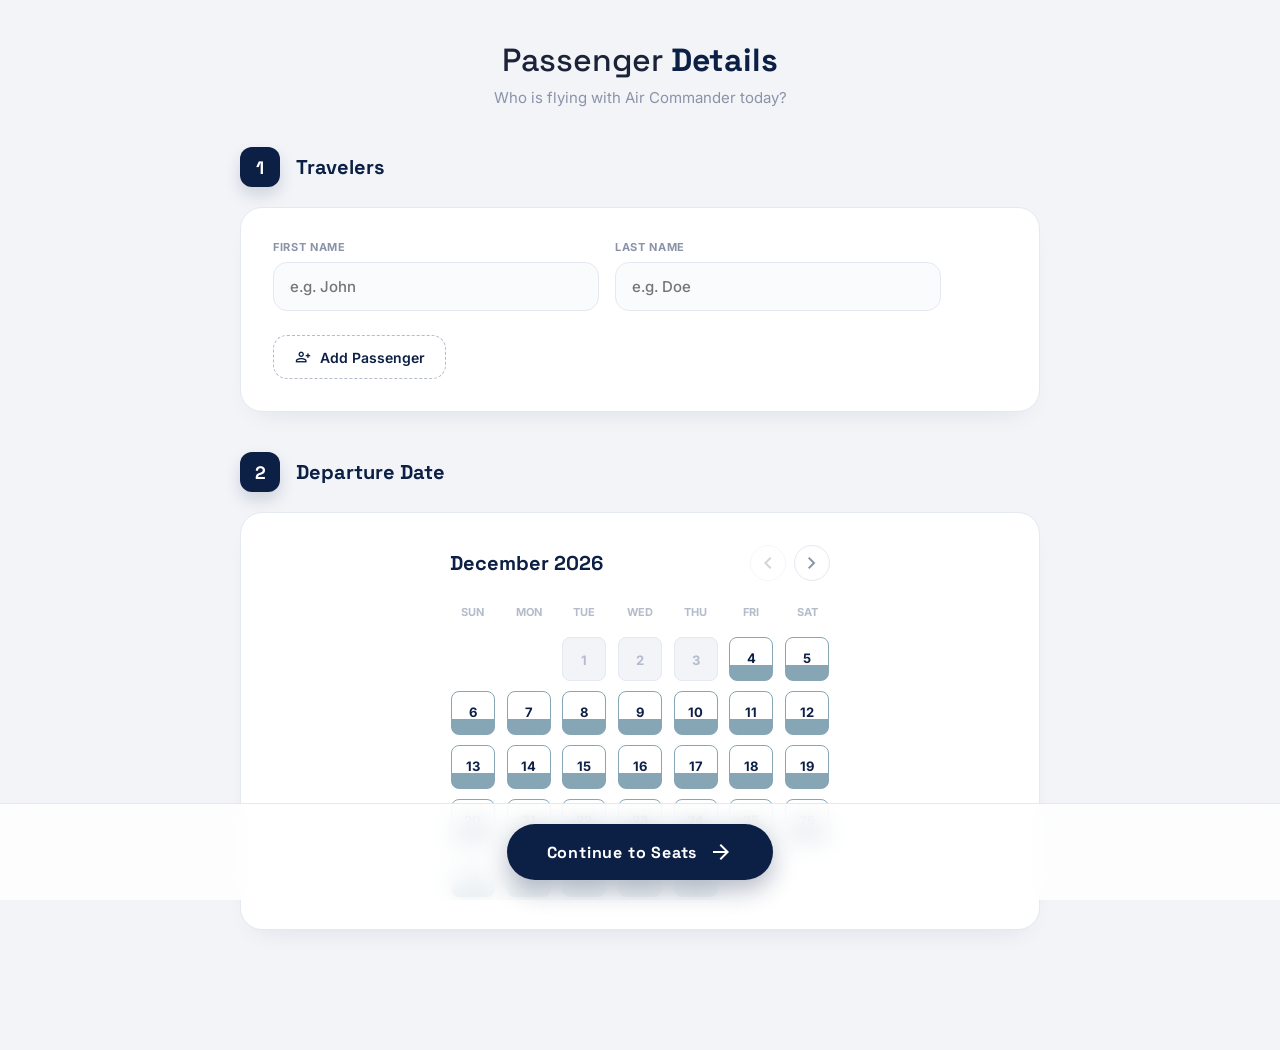
<file: index.html>
<!DOCTYPE html>
<html lang="en">
<head>
<meta charset="UTF-8">
<meta name="viewport" content="width=device-width, initial-scale=1.0">
<title>Passenger Details</title>
<link rel="preconnect" href="https://fonts.googleapis.com">
<link href="https://fonts.googleapis.com/css2?family=Space+Grotesk:wght@500;600;700&family=Inter:wght@400;500;600;700&display=swap" rel="stylesheet">
<link href="https://fonts.googleapis.com/css2?family=Material+Symbols+Outlined:wght,FILL@100..700,0..1&display=swap" rel="stylesheet" />

<style>
/* Exact variables mapped from your index.html */
:root {
  --bg: #F2F4F8;
  --card: #FFFFFF;
  --border: #E4E8F0;
  --navy: #0C1F44;
  --navy-2: #16305F;
  --text: #1B2338;
  --muted: #8A93A8;
  --muted-2: #B4BBCB;
  --orange: #FBD9AE;
  --booked: #2745A8;
  --radius-lg: 22px;
  --radius-md: 14px;
  --radius-sm: 9px;
  --ease: cubic-bezier(.22,.9,.32,1);
  --font-display: 'Space Grotesk', sans-serif;
  --font-body: 'Inter', sans-serif;

  --seat-avail-top: #FFFFFF;
  --seat-avail-bot: #86A6B5;
  --seat-select-top: #FDDCAE;
  --seat-select-bot: #E6AE67;

  --error: #D1495B;
  --error-bg: #FDEFEF;
}

*, *::before, *::after { box-sizing: border-box; }
body {
  margin: 0; min-height: 100vh; background: var(--bg); color: var(--text);
  font-family: var(--font-body); -webkit-font-smoothing: antialiased;
  padding: 40px clamp(16px, 4vw, 48px) 120px;
}
h1, h2, h3, p { margin: 0; }
button { font-family: inherit; cursor: pointer; border: none; background: none; }
::selection { background: var(--navy); color: #fff; }
:focus-visible { outline: 2px solid var(--navy); outline-offset: 2px; border-radius: 6px; }

/* Page Header */
.header-wrap { max-width: 800px; margin: 0 auto 40px; text-align: center; }
.page-title { font-family: var(--font-display); font-weight: 500; font-size: 32px; margin-bottom: 8px; }
.page-title b { font-weight: 700; color: var(--navy); }
.page-subtitle { color: var(--muted); font-size: 15px; }

/* Timeline Layout */
.timeline-container {
  max-width: 800px; margin: 0 auto;
  display: flex; flex-direction: column; gap: 40px;
}
.step-section { position: relative; }

/* Timeline numbering */
.step-header {
  display: flex; align-items: center; gap: 16px; margin-bottom: 20px;
}
.step-number {
  width: 40px; height: 40px; border-radius: 12px; background: var(--navy); color: #fff;
  display: flex; align-items: center; justify-content: center; font-family: var(--font-display);
  font-weight: 700; font-size: 18px; box-shadow: 0 8px 16px rgba(12, 31, 68, 0.15);
}
.step-title {
  font-family: var(--font-display); font-weight: 700; font-size: 20px; color: var(--navy);
}

/* Cards (Matches index.html) */
.card {
  background: var(--card); border: 1px solid var(--border); border-radius: var(--radius-lg);
  padding: 32px; box-shadow: 0 12px 30px -18px rgba(20,30,60,0.14);
  position: relative; overflow: hidden;
}

/* Inputs */
.input-group { display: flex; flex-direction: column; gap: 8px; flex: 1; }
.input-group label {
  font-size: 11px; font-weight: 700; letter-spacing: 0.06em; color: var(--muted); text-transform: uppercase;
}
.input-group input {
  padding: 14px 16px; border-radius: var(--radius-md); border: 1px solid var(--border);
  font-family: inherit; font-size: 15px; font-weight: 500; color: var(--text); background: #FAFBFD;
  transition: all 0.2s var(--ease); outline: none; width: 100%;
}
.input-group input:focus {
  border-color: var(--navy); background: #fff; box-shadow: 0 0 0 4px rgba(12, 31, 68, 0.05);
}

/* Passenger List */
.passenger-list { display: flex; flex-direction: column; gap: 20px; }
.passenger-row {
  display: flex; gap: 16px; align-items: flex-end; padding-bottom: 20px;
  border-bottom: 1px dashed var(--border);
  animation: slideIn 0.4s var(--ease) forwards;
}
.passenger-row:last-child { border-bottom: none; padding-bottom: 0; }

@keyframes slideIn {
  from { opacity: 0; transform: translateY(-10px) scale(0.98); }
  to { opacity: 1; transform: translateY(0) scale(1); }
}
@keyframes fadeOut {
  to { opacity: 0; transform: scale(0.95); height: 0; padding: 0; margin: 0; border: none; }
}
.passenger-row.is-removing { animation: fadeOut 0.3s var(--ease) forwards; overflow: hidden; }

.remove-btn {
  width: 50px; height: 50px; border-radius: var(--radius-md); background: var(--error-bg);
  color: var(--error); display: flex; align-items: center; justify-content: center;
  transition: all 0.2s; flex-shrink: 0;
}
.remove-btn:hover { background: var(--error); color: #fff; transform: translateY(-2px); }
.remove-btn:active { transform: translateY(0); }
.remove-btn:disabled { opacity: 0; pointer-events: none; } /* Hide if only 1 passenger */

/* Add Button */
.add-btn {
  display: inline-flex; align-items: center; gap: 8px; margin-top: 24px;
  padding: 12px 20px; border-radius: var(--radius-md); border: 1px dashed var(--muted-2);
  color: var(--navy); font-weight: 600; font-size: 14px; transition: all 0.2s;
}
.add-btn:hover { border-color: var(--navy); background: #FAFBFD; }
.add-btn .material-symbols-outlined { font-size: 18px; }
  

/* --- Updated Calendar CSS --- */
.calendar-wrapper {
  max-width: 380px; /* Keeps the calendar compact and properly sized on laptops! */
  margin: 0 auto; 
}
.cal-header { display: flex; justify-content: space-between; align-items: center; margin-bottom: 24px; }
.cal-month { font-family: var(--font-display); font-size: 20px; font-weight: 700; color: var(--navy); }
.cal-nav { display: flex; gap: 8px; }
.cal-nav button {
  width: 36px; height: 36px; border-radius: 50%; border: 1px solid var(--border);
  display: flex; align-items: center; justify-content: center; color: var(--muted); transition: 0.2s;
}
.cal-nav button:hover:not(:disabled) { border-color: var(--navy); color: var(--navy); }
.cal-nav button:disabled { opacity: 0.4; cursor: not-allowed; }

.cal-grid { display: grid; grid-template-columns: repeat(7, 1fr); gap: 10px; text-align: center; }
.cal-day-name { font-size: 11px; font-weight: 700; color: var(--muted-2); margin-bottom: 8px; }

/* The Seat-Style Date Buttons */
.cal-date {
  width: 100%; aspect-ratio: 1; max-width: 44px; margin: 0 auto;
  border-radius: 8px;
  background: linear-gradient(to bottom, var(--seat-avail-top) 65%, var(--seat-avail-bot) 65%);
  border: 1px solid var(--seat-avail-bot);
  color: var(--navy); font-size: 13px; font-weight: 700; font-family: var(--font-body);
  display: flex; align-items: center; justify-content: center; padding-bottom: 4px;
  transition: transform 180ms var(--ease), box-shadow 180ms var(--ease);
}
.cal-date:not(.empty):not(.disabled):hover { 
  transform: translateY(-4px) scale(1.08);
  box-shadow: 0 12px 25px rgba(0,0,0,.18);
}
.cal-date:not(.empty):not(.disabled):active { transform: scale(0.92); }

.cal-date.disabled { 
  background: #F2F4F8; border-color: #E4E8F0; color: var(--muted-2); 
  pointer-events: none; padding-bottom: 0; box-shadow: none;
}
.cal-date.selected {
  background: linear-gradient(to bottom, var(--seat-select-top) 65%, var(--seat-select-bot) 65%);
  border-color: var(--seat-select-bot); color: var(--navy);
  animation: selectPop 380ms var(--ease);
}
.cal-date.empty { background: transparent; border: none; pointer-events: none; }

@keyframes selectPop {
  0% { transform: scale(0.9); }
  50% { transform: scale(1.15); }
  100% { transform: scale(1); }
}

/* Floating Continue Button */
.action-bar {
  position: fixed; bottom: 0; left: 0; width: 100%; background: rgba(255,255,255,0.8);
  backdrop-filter: blur(12px); border-top: 1px solid var(--border); padding: 20px;
  display: flex; justify-content: center; z-index: 50;
}
.btn-primary {
  background: var(--navy); color: #fff; padding: 16px 40px; border-radius: 99px;
  font-family: var(--font-display); font-size: 16px; font-weight: 700; letter-spacing: 0.05em;
  display: flex; align-items: center; gap: 12px; transition: all 0.3s var(--ease);
  box-shadow: 0 10px 25px rgba(12,31,68,0.3); text-decoration: none;
}
.btn-primary:hover { transform: translateY(-3px); box-shadow: 0 15px 30px rgba(12,31,68,0.4); background: var(--navy-2); }
.btn-primary:active { transform: translateY(0); }

@media(max-width: 600px) {
  .passenger-row { flex-direction: column; align-items: stretch; gap: 12px; }
  .remove-btn { width: 100%; height: 44px; }
}
</style>
</head>
<body>

<div class="header-wrap">
  <h1 class="page-title">Passenger <b>Details</b></h1>
  <p class="page-subtitle">Who is flying with Air Commander today?</p>
</div>

<div class="timeline-container">
  
  <!-- Step 1 -->
  <div class="step-section">
    <div class="step-header">
      <div class="step-number">1</div>
      <div class="step-title">Travelers</div>
    </div>
    <div class="card">
      <div class="passenger-list" id="passengerList">
        <!-- Passenger rows injected here by JS -->
      </div>
      <button class="add-btn" id="addPassengerBtn">
        <span class="material-symbols-outlined">person_add</span> Add Passenger
      </button>
    </div>
  </div>

  <!-- Step 2 -->
  <div class="step-section">
    <div class="step-header">
      <div class="step-number">2</div>
      <div class="step-title">Departure Date</div>
    </div>
    <div class="card">
      <div class="calendar-wrapper">
        <div class="cal-header">
          <div class="cal-month" id="calMonthDisplay">Month 2026</div>
          <div class="cal-nav">
            <button id="prevMonthBtn"><span class="material-symbols-outlined">chevron_left</span></button>
            <button id="nextMonthBtn"><span class="material-symbols-outlined">chevron_right</span></button>
          </div>
        </div>
        <div class="cal-grid" id="calendarGrid">
          <!-- Calendar days injected by JS -->
        </div>
      </div>
    </div>
  </div>

</div>

<!-- Continue Bar -->
<div class="action-bar">
  <button class="btn-primary" id="continueBtn">
    Continue to Seats <span class="material-symbols-outlined">arrow_forward</span>
  </button>
</div>

<script>
  'use strict';

  // --- Passenger Logic ---
  const passengerList = document.getElementById('passengerList');
  const addBtn = document.getElementById('addPassengerBtn');
  
  function validatePassengers() {
    const inputs = passengerList.querySelectorAll('input');
    // Regex: Only allows uppercase/lowercase letters, spaces, hyphens, and apostrophes
    const nameRegex = /^[A-Za-z\s\-\']+$/; 
    
    for (let input of inputs) {
      const val = input.value.trim();
      
      if (!val) {
        alert("Please fill in all passenger names.");
        input.focus();
        return false;
      }
      
      if (!nameRegex.test(val)) {
        alert("Passenger names can only contain letters. Numbers and special characters are not allowed.");
        input.focus();
        return false;
      }
    }
    return true;
  }

  function createPassengerRow() {
    // Prevent adding a new row if current ones are blank
    if (passengerList.children.length > 0 && !validatePassengers()) {
      alert("Please fill in all passenger names before adding another.");
      return;
    }

    const rowId = `passenger-${Date.now()}`;
    const row = document.createElement('div');
    row.className = 'passenger-row';
    row.id = rowId;
    
    row.innerHTML = `
      <div class="input-group">
        <label>First Name</label>
        <input type="text" placeholder="e.g. John" required>
      </div>
      <div class="input-group">
        <label>Last Name</label>
        <input type="text" placeholder="e.g. Doe" required>
      </div>
      <button class="remove-btn" type="button" aria-label="Remove passenger" onclick="removePassenger('${rowId}')">
        <span class="material-symbols-outlined">delete</span>
      </button>
    `;
    
    passengerList.appendChild(row);
    updateRemoveButtons();
  }

  window.removePassenger = (id) => {
    if (passengerList.children.length <= 1) return; // Always keep 1
    const row = document.getElementById(id);
    row.classList.add('is-removing');
    setTimeout(() => {
      row.remove();
      updateRemoveButtons();
    }, 300);
  }

  function updateRemoveButtons() {
    const rows = passengerList.querySelectorAll('.passenger-row');
    const btns = passengerList.querySelectorAll('.remove-btn');
    btns.forEach(btn => {
      btn.disabled = rows.length === 1; // Disable delete if it's the last remaining person
    });
  }

  addBtn.addEventListener('click', createPassengerRow);
  
  // Initialize with 1 passenger
  createPassengerRow();


  // --- Dynamic Calendar Logic ---
  const calGrid = document.getElementById('calendarGrid');
  const calMonthDisplay = document.getElementById('calMonthDisplay');
  const prevMonthBtn = document.getElementById('prevMonthBtn');
  const nextMonthBtn = document.getElementById('nextMonthBtn');
  
  let selectedDate = null;
  
  // Real-world current date
  const today = new Date();
  const realMonth = today.getMonth();
  const realYear = today.getFullYear();
  const realDate = today.getDate();

  // The month currently being viewed in the UI
  let viewMonth = realMonth;
  let viewYear = realYear;
  
  function buildCalendar() {
    calGrid.innerHTML = `
        <div class="cal-day-name">SUN</div><div class="cal-day-name">MON</div><div class="cal-day-name">TUE</div>
        <div class="cal-day-name">WED</div><div class="cal-day-name">THU</div><div class="cal-day-name">FRI</div><div class="cal-day-name">SAT</div>
    `;

    const monthNames = ["January", "February", "March", "April", "May", "June", "July", "August", "September", "October", "November", "December"];
    calMonthDisplay.textContent = `${monthNames[viewMonth]} ${viewYear}`;

    // Disable previous month button if we are looking at the current real-world month
    prevMonthBtn.disabled = (viewYear === realYear && viewMonth === realMonth);

    const firstDay = new Date(viewYear, viewMonth, 1).getDay();
    const daysInMonth = new Date(viewYear, viewMonth + 1, 0).getDate();

    // Blank slots for days before the 1st
    for(let i=0; i<firstDay; i++) {
      const empty = document.createElement('div');
      empty.className = 'cal-date empty';
      calGrid.appendChild(empty);
    }

    // Actual days
    for(let i=1; i<=daysInMonth; i++) {
      const day = document.createElement('button');
      day.className = 'cal-date';
      day.textContent = i;
      
      const thisDateString = `${viewYear}-${String(viewMonth + 1).padStart(2, '0')}-${String(i).padStart(2, '0')}`;

      // Disable dates in the past
      if(viewYear === realYear && viewMonth === realMonth && i < realDate) {
        day.classList.add('disabled'); 
      }

      // Re-apply selected class if they switch months and come back
      if (selectedDate === thisDateString) {
        day.classList.add('selected');
      }

      day.addEventListener('click', () => {
        if(day.classList.contains('disabled')) return;
        
        // Block calendar selection if names are empty
        if (!validatePassengers()) {
            alert("Please complete the passenger details before selecting a date.");
            return;
        }

        document.querySelectorAll('.cal-date').forEach(d => d.classList.remove('selected'));
        day.classList.add('selected');
        selectedDate = thisDateString;
      });

      calGrid.appendChild(day);
    }
  }

  // Month Navigation Listeners
  prevMonthBtn.addEventListener('click', () => {
    viewMonth--;
    if (viewMonth < 0) { viewMonth = 11; viewYear--; }
    buildCalendar();
  });

  nextMonthBtn.addEventListener('click', () => {
    viewMonth++;
    if (viewMonth > 11) { viewMonth = 0; viewYear++; }
    buildCalendar();
  });

  // Initialize
  buildCalendar();

  // --- Navigation Logic ---
  const continueBtn = document.getElementById('continueBtn');
  continueBtn.addEventListener('click', () => {
    
    if (!validatePassengers()) {
        alert("Please complete all passenger names before continuing.");
        return;
    }
    
    if (!selectedDate) {
        alert("Please select a departure date.");
        return;
    }

    // Extract all names
    const rows = passengerList.querySelectorAll('.passenger-row');
    const passengerNames = [];
    rows.forEach(row => {
        const first = row.querySelectorAll('input')[0].value.trim();
        const last = row.querySelectorAll('input')[1].value.trim();
        passengerNames.push(`${first} ${last}`);
    });
    
    // Save to localStorage so seat.html can read it!
    localStorage.setItem('passengerNames', JSON.stringify(passengerNames));
    localStorage.setItem('selectedPassengerCount', passengerNames.length);
    localStorage.setItem('selectedFlightDate', selectedDate); // Save the date too!
    
    // Navigate to the uploaded HTML file
    window.location.href = 'seat.html'; 
  });

</script>

</body>
</html>
</file>
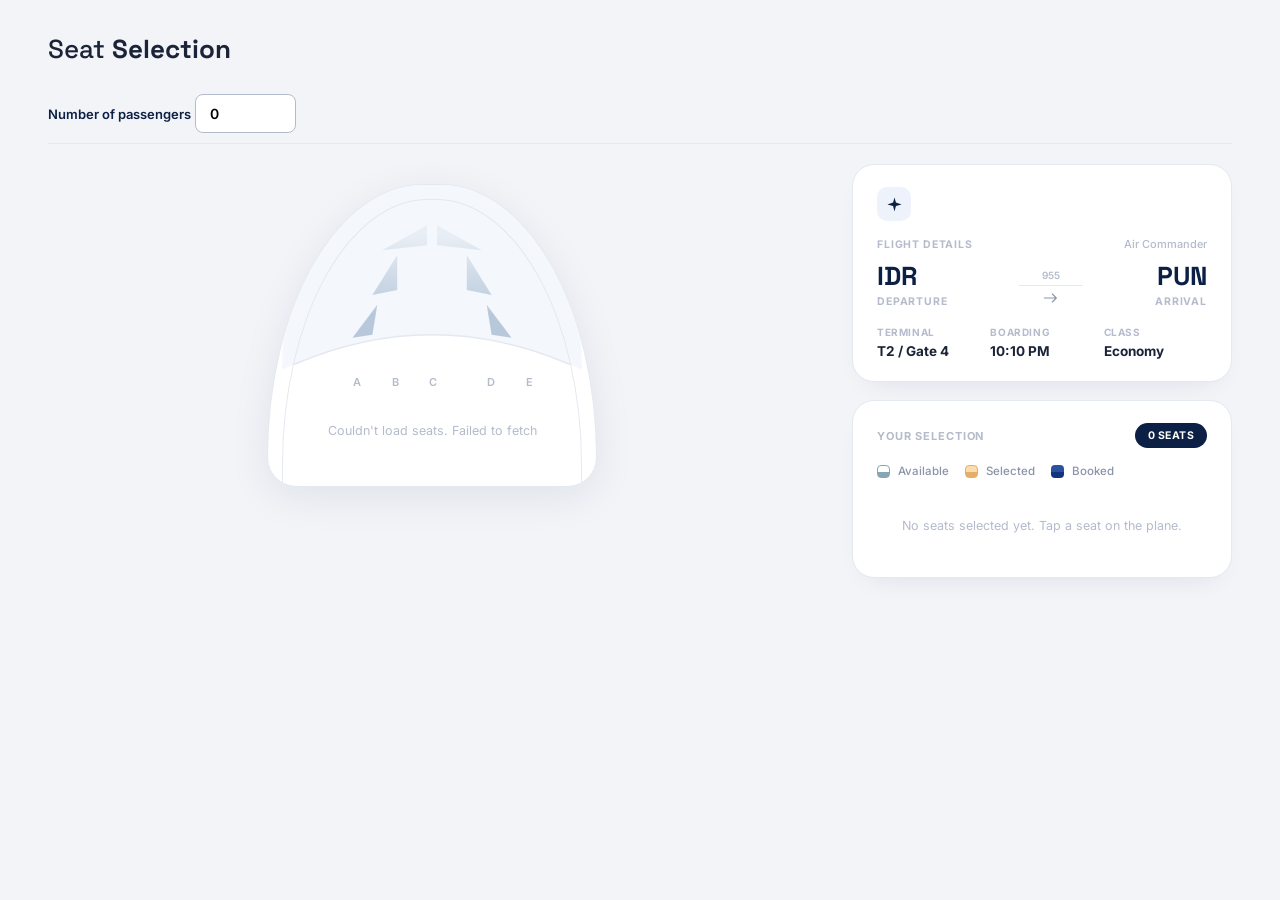
<file: seat.html>
<!DOCTYPE html>
<html lang="en">
<head>
<meta charset="UTF-8">
<meta name="viewport" content="width=device-width, initial-scale=1.0">
<title>Seat Selection</title>
<link rel="preconnect" href="https://fonts.googleapis.com">
<link href="https://fonts.googleapis.com/css2?family=Space+Grotesk:wght@500;600;700&family=Inter:wght@400;500;600;700&display=swap" rel="stylesheet">
<style>
:root{
  --bg:#F2F4F8;
  --card:#FFFFFF;
  --border:#E4E8F0;
  --navy:#0C1F44;
  --navy-2:#16305F;
  --text:#1B2338;
  --muted:#8A93A8;
  --muted-2:#B4BBCB;
  --grey-seat:#EEF1F6;
  --grey-seat-border:#D8DEE9;
  --orange:#FBD9AE;
  --orange-text:#8A5A16;
  --booked:#2745A8;
  --booked-2:#1B3480;
  --radius-lg:22px;
  --radius-md:14px;
  --radius-sm:9px;
  --ease:cubic-bezier(.22,.9,.32,1);
  --font-display:'Space Grotesk',sans-serif;
  --font-body:'Inter',sans-serif;
  /* New Seat Colors */
  --seat-avail-top: #FFFFFF;
  --seat-avail-bot: #86A6B5;
  --seat-booked-top: #2B52A1;
  --seat-booked-bot: #13337C;
  --seat-select-top: #FDDCAE;
  --seat-select-bot: #E6AE67;
}
*,*::before,*::after{ box-sizing:border-box; }
body{
  margin:0; min-height:100vh; background:var(--bg); color:var(--text);
  font-family:var(--font-body); -webkit-font-smoothing:antialiased;
  padding:32px clamp(16px,4vw,48px);
}
h1,h2,p{ margin:0; }
button{ font-family:inherit; }
::selection{ background:var(--navy); color:#fff; }
:focus-visible{ outline:2px solid var(--navy); outline-offset:2px; border-radius:6px; }

.page-title{ font-family:var(--font-display); font-weight:500; font-size:26px; margin-bottom:28px; }
.page-title b{ font-weight:700; }

/* Seat Input UI */
.seat-input-group {
  gap: 8px;
  padding-bottom: 10px;
  border-bottom: 1px solid var(--border);
  margin-bottom: 20px;
}
.seat-input-group label {
  font-size: 13px;
  font-weight: 600;
  color: var(--navy);
}
.seat-input-group input {
  padding: 10px 14px;
  border-radius: 8px;
  border: 1px solid var(--muted-2);
  font-family: inherit;
  font-size: 14px;
  font-weight: 600;
  outline: none;
  transition: border-color 0.2s;
}
.seat-input-group input:focus {
  border-color: var(--navy);
}

.layout{
  display:grid; grid-template-columns: 1fr 380px; gap:36px; align-items:start;
  max-width:1400px; margin:0 auto;
}

/* =========================== LEFT: PLANE =========================== */
.plane-wrap{
  position:relative; display:flex; justify-content:center;
  padding: 20px 0 60px;
  perspective: 1200px;
}
.plane-shell {
  position: relative;
  width: 330px;
  /* Increased top padding to give the nose more breathing room */
  padding: 190px 18px 26px; 
  background: #ffffff; /* The design uses a solid white plane body */
  /* This is the magic line for the aerodynamic shape: */
border-radius: 160px 160px 30px 30px / 280px 280px 30px 30px;  border: 1.5px solid var(--border);
  box-shadow: 0 10px 40px rgba(12, 31, 68, 0.08); /* Softer, cooler shadow */
  overflow: hidden;
  transition: transform 300ms var(--ease);
  will-change: transform;
}

/* Inner cabin line */
.plane-inner-line {
  position: absolute;
  top: 14px; 
  left: 14px;
  right: 14px;
  bottom: -10px; 
  border: 1.5px solid #E4E8F0;
  border-radius: 146px 146px 15px 15px / 266px 266px 15px 15px; 
  pointer-events: none;
  z-index: 5;
}

/* SVG covering the nose, dividing curve, and windows */
.plane-nose-svg {
  position: absolute;
  top: 0;
  left: 0;
  width: 100%;
  height: 190px;
  z-index: 4;
  pointer-events: none; /* Allows clicking through it if needed */
}

.col-headers{
  display:grid; grid-template-columns: 32px 32px 32px 14px 32px 32px; gap:6px; justify-content:center;
  margin: 0 55px 12px; width:fit-content;
  z-index: 4;
  position: relative;
  font-family:var(--font-body); font-size:11px; font-weight:600; color:var(--muted-2); text-align:center;
}

.seat-grid{ display:flex; flex-direction:column; gap:7px; align-items:center; z-index: 4; position: relative; }
.seat-row{ display:grid; grid-template-columns: 20px 30px 30px 30px 14px 30px 30px; gap:6px; align-items:center; width:fit-content; }
.row-num{ font-size:10.5px; color:var(--muted-2); text-align:right; font-weight:600; }
.aisle-gap{ width:100%; }

/* Exact Dual-Tone Seat Styling */
.seat {
  width: 30px; 
  height: 30px; 
  border-radius: 8px;
  /* 65% white top, 35% teal bottom */
  background: linear-gradient(to bottom, var(--seat-avail-top) 65%, var(--seat-avail-bot) 65%);
  border: 1px solid var(--seat-avail-bot);
  color: var(--navy); 
  font-size: 11px; 
  font-weight: 700; 
  font-family: var(--font-body);
  display: flex; 
  align-items: center; 
  justify-content: center; 
  padding-bottom: 6px; /* Pushes text up slightly into the white area */
  cursor: pointer;
  transition: transform 180ms var(--ease), box-shadow 180ms var(--ease);
  opacity: 0; /* Keeps your original load-in animation */
}

.seat:hover:not(.is-booked):not(.is-selected) {
  transform: translateY(-4px) scale(1.08);
  box-shadow: 0 12px 25px rgba(0,0,0,.18);
}
.seat:active:not(.is-booked) { transform: scale(0.92); }

.seat.is-booked {
  background: linear-gradient(to bottom, var(--seat-booked-top) 65%, var(--seat-booked-bot) 65%);
  border-color: var(--seat-booked-bot);
  color: #fff; 
  cursor: not-allowed;
}
.seat.is-booked:hover { transform: none; box-shadow: none; }

.seat.is-selected {
  background: linear-gradient(to bottom, var(--seat-select-top) 65%, var(--seat-select-bot) 65%);
  border-color: var(--seat-select-bot);
  color: var(--navy);
  animation: selectPop 380ms var(--ease);
}

.plane-legend{
  display:flex; gap:22px; justify-content:center; margin-top:26px; flex-wrap:wrap;
}
.legend-item{ display:flex; align-items:center; gap:8px; font-size:12.5px; color:var(--muted); font-weight:500; }
.legend-dot{ width:13px; height:13px; border-radius:4px; display:inline-block; }
.legend-available { background: linear-gradient(to bottom, var(--seat-avail-top) 50%, var(--seat-avail-bot) 50%); border: 1px solid var(--seat-avail-bot); }
.legend-selected { background: linear-gradient(to bottom, var(--seat-select-top) 50%, var(--seat-select-bot) 50%); border: 1px solid var(--seat-select-bot); }
.legend-booked { background: linear-gradient(to bottom, var(--seat-booked-top) 50%, var(--seat-booked-bot) 50%); }

/* =========================== RIGHT: SUMMARY PANEL =========================== */
.summary-col{ position:sticky; top:28px; display:flex; flex-direction:column; gap:18px; }

.card{
  background:var(--card); border:1px solid var(--border); border-radius:var(--radius-lg);
  padding:22px 24px; box-shadow: 0 12px 30px -18px rgba(20,30,60,0.14);
  
}

.flight-icon-badge{
  width:34px; height:34px; border-radius:10px; background:#EEF2FB; color:var(--navy);
  display:flex; align-items:center; justify-content:center; margin-bottom:16px;
}

.card-eyebrow{
  display:flex; align-items:center; justify-content:space-between;
  font-size:10.5px; font-weight:700; letter-spacing:0.08em; color:var(--muted-2);
  text-transform:uppercase; margin-bottom:2px;
}
.card-eyebrow span.sub{ color:var(--muted-2); font-weight:500; letter-spacing:0; text-transform:none; font-size:11px; }

.route{ display:flex; align-items:flex-start; justify-content:space-between; margin: 12px 0 18px; }
.route-code{ font-family:var(--font-display); font-size:26px; font-weight:700; color:var(--navy); line-height:1; }
.route-label{ font-size:10.5px; font-weight:700; letter-spacing:0.08em; color:var(--muted-2); text-transform:uppercase; margin-top:6px; }
.route-mid{ display:flex; flex-direction:column; align-items:center; gap:4px; padding-top:6px; }
.route-line{ position:relative; width:64px; height:1px; background:var(--border); }
.route-plane-icon{ color:var(--muted); animation: planeFloat 3s ease-in-out infinite; }
@keyframes planeFloat{ 0%,100%{ transform:translateX(-4px);} 50%{ transform:translateX(4px);} }
.route-num{ font-size:10px; color:var(--muted-2); font-weight:600; }
.route-point-end{ text-align:right; }

.detail-grid{ display:grid; grid-template-columns:repeat(3,1fr); gap:10px; }
.detail-label{ font-size:10px; font-weight:700; letter-spacing:0.06em; color:var(--muted-2); text-transform:uppercase; margin-bottom:5px; }
.detail-value{ font-size:13.5px; font-weight:700; color:var(--text); }

.selection-header{ display:flex; align-items:center; justify-content:space-between; margin-bottom:16px; }
.selection-title{ font-size:11px; font-weight:700; letter-spacing:0.08em; color:var(--muted-2); text-transform:uppercase; }
.seat-badge-count{
  background:var(--navy); color:#fff; font-size:10.5px; font-weight:700; letter-spacing:0.04em;
  padding:6px 13px; border-radius:999px;
  transition: transform 200ms var(--ease);
}

.legend-row{ display:flex; gap:16px; margin-bottom:18px; flex-wrap:wrap; }
.legend-row .legend-item{ font-size:11.5px; }

.selection-list{ display:flex; flex-direction:column; gap:10px; min-height:40px; }
.seat-item{
  display:flex; align-items:center; gap:12px; padding:10px 12px; border-radius:var(--radius-md);
  border:1px solid var(--border); background:#FAFBFD;
  animation: itemIn 320ms var(--ease);
}
@keyframes itemIn{ from{ opacity:0; transform:translateX(10px);} to{ opacity:1; transform:translateX(0);} }
.seat-item.is-out{ animation: itemOut 220ms var(--ease) forwards; }
@keyframes itemOut{ to{ opacity:0; transform:translateX(10px) scale(0.96); height:0; padding:0; margin:0; border-width:0;} }

.seat-item-badge{
  width:36px; height:36px; border-radius:10px; background:var(--navy); color:#fff;
  display:flex; align-items:center; justify-content:center; font-weight:700; font-size:12.5px; flex-shrink:0;
}
.seat-item-info{ flex:1; min-width:0; }
.seat-item-class{ font-size:13px; font-weight:700; color:var(--navy); }
.seat-item-name{ font-size:11.5px; color:var(--muted); margin-top:1px; }
.seat-item-remove{
  width:26px; height:26px; border-radius:50%; border:none; background:none; color:var(--muted-2);
  font-size:15px; cursor:pointer; display:flex; align-items:center; justify-content:center;
  transition: all 160ms var(--ease);
}
.seat-item-remove:hover{ background:#FDEFEF; color:#D1495B; }

.empty-state{ text-align:center; padding:22px 8px; color:var(--muted-2); font-size:12.5px; }

@media (max-width:980px){
  .layout{ grid-template-columns:1fr; }
  .summary-col{ position:static; }
}
</style>
</head>
<body>

<h1 class="page-title">Seat <b>Selection</b></h1>
<div class="seat-input-group">
        <label for="seatLimitInput">Number of passengers</label>
        <input type="number" id="seatLimitInput" value="0" min="1" max="20">
</div>
<div class="layout">
  <!-- ===== LEFT: PLANE ===== -->
  <div class="plane-wrap">
    <div class="plane-shell" id="planeShell">
      <div class="plane-inner-line"></div>
      
      <svg class="plane-nose-svg" viewBox="0 0 330 190" fill="none" xmlns="http://www.w3.org/2000/svg">
        <defs>
          <linearGradient id="capGrad" x1="0" y1="0" x2="0" y2="190" gradientUnits="userSpaceOnUse">
            <stop offset="0%" stop-color="#FFFFFF" />
            <stop offset="100%" stop-color="#E2E8F0" />
          </linearGradient>
          
          <linearGradient id="windowGrad" x1="0" y1="50" x2="0" y2="130" gradientUnits="userSpaceOnUse">
            <stop offset="0%" stop-color="#E8EEF5" />
            <stop offset="100%" stop-color="#B8C8DB" />
          </linearGradient>
        </defs>
        
        <path d="M 14,185 Q 165,115 316,185 A 131 171 0 0 0 14 185 Z" fill="#F4F7FB" />
        <path d="M 26,180 Q 165,120 304,180" stroke="#E4E8F0" stroke-width="1.5" fill="none" />
        <g fill="url(#windowGrad)">
          <path d="M 160 40 L 115 65 L 160 60 Z" />
          <path d="M 170 40 L 215 65 L 170 60 Z" />

          <path d="M 130 70 L 105 110 L 130 105 Z" />
          <path d="M 200 70 L 225 110 L 200 105 Z" />

          <path d="M 110 120 L 85 153 L 105 150 Z" />
          <path d="M 220 120 L 245 153 L 225 150 Z" />
        </g>
      </svg>

      <div class="col-headers">
        <span>A</span><span>B</span><span>C</span><span></span><span>D</span><span>E</span>
      </div>

      <div class="seat-grid" id="seatGrid"></div>
    </div>
  </div>

  <!-- ===== RIGHT: SUMMARY PANEL ===== -->
  <div class="summary-col">
    <div class="card">
      <div class="flight-icon-badge" aria-hidden="true">
        <svg width="17" height="17" viewBox="0 0 24 24" fill="none"><path d="M12 2L14 9L22 12L14 14L12 22L10 14L2 12L10 9Z" fill="currentColor"/></svg>
      </div>
      <div class="card-eyebrow"><span>Flight Details</span><span class="sub" id="flightName">Air Commander</span></div>

      <div class="route">
        <div class="route-point">
          <div class="route-code" id="fromCode">IDR</div>
          <div class="route-label">Departure</div>
        </div>
        <div class="route-mid">
          <span class="route-num" id="flightNum">955</span>
          <div class="route-line"></div>
          <svg class="route-plane-icon" width="16" height="16" viewBox="0 0 24 24" fill="none"><path d="M2 12h18M14 6l6 6-6 6" stroke="currentColor" stroke-width="1.6" stroke-linecap="round" stroke-linejoin="round"/></svg>
        </div>
        <div class="route-point route-point-end">
          <div class="route-code" id="toCode">PUN</div>
          <div class="route-label">Arrival</div>
        </div>
      </div>

      <div class="detail-grid">
        <div class="detail-item"><div class="detail-label">Terminal</div><div class="detail-value" id="terminalVal">T2 / Gate 4</div></div>
        <div class="detail-item"><div class="detail-label">Boarding</div><div class="detail-value" id="boardingVal">10:10 PM</div></div>
        <div class="detail-item"><div class="detail-label">Class</div><div class="detail-value">Economy</div></div>
      </div>
    </div>

    <div class="card">
      <div class="selection-header">
        <span class="selection-title">Your Selection</span>
        <span class="seat-badge-count" id="seatCountBadge">0 SEATS</span>
      </div>

      <div class="legend-row">
        <span class="legend-item"><i class="legend-dot legend-available"></i>Available</span>
        <span class="legend-item"><i class="legend-dot legend-selected"></i>Selected</span>
        <span class="legend-item"><i class="legend-dot legend-booked"></i>Booked</span>
      </div>

      <div class="selection-list" id="selectionList">
        <div class="empty-state" id="emptyState">No seats selected yet. Tap a seat on the plane.</div>
      </div>
    </div>
  </div>
</div>

<script>
  (() => {
  'use strict';
  const $ = s => document.querySelector(s);

  const COLUMNS = ['A','B','C','D','E'];
  
  // --- LOAD REAL NAMES FROM PREVIOUS PAGE ---
  // If no data exists, fall back to a default dummy array
  let GUEST_NAMES = ['Passenger 1'];
  const storedNames = localStorage.getItem('passengerNames');
  if (storedNames) {
    GUEST_NAMES = JSON.parse(storedNames);
  }

  let ROWS = 0; 
  const seatById = new Map();
  const selectedIds = [];

  // --- INPUT LIMIT LOGIC (LOCKED) ---
  const seatLimitInput = $('#seatLimitInput');
  
  // Apply the exact passenger count from the details page
  const storedCount = localStorage.getItem('selectedPassengerCount');
  if (storedCount) {
    seatLimitInput.value = storedCount;
    // Disable the input so it cannot be manually changed!
    seatLimitInput.disabled = true;
    seatLimitInput.style.opacity = '0.6';
    seatLimitInput.style.cursor = 'not-allowed';
  }

  let maxAllowedSeats = parseInt(seatLimitInput.value, 10);

  seatLimitInput.addEventListener('change', (e) => {
    let val = parseInt(e.target.value, 10);
    if (val < 1 || isNaN(val)) { 
      val = 1; 
      e.target.value = 1; 
    }
    maxAllowedSeats = val;

    if (selectedIds.length > maxAllowedSeats) {
      alert(`Limit reduced to ${maxAllowedSeats}. Clearing your current selection.`);
      [...selectedIds].forEach(id => toggleSeat(id)); 
    }
  });

  const seatGrid = $('#seatGrid');
  const selectionList = $('#selectionList');
  const emptyState = $('#emptyState');
  const seatCountBadge = $('#seatCountBadge');

  // --- API INTEGRATION ---
  
  async function fetchSeats() {
    try {
      const response = await fetch('https://brainnetic.in/api/WebCheckIn/GetAllSeats', {
        method: 'POST',
        headers: {
          'Content-Type': 'application/json'
        },
        body: JSON.stringify({
          "flightId": 8,
          "departureDate": "2026-07-29T00:00:00.000"
        })
      });
      
      const result = await response.json();
      
      if (result.status === "true" && result.data && result.data.seatDetails) {
        console.log("Successfully fetched live API data!");
        processSeats(result.data.seatDetails);
      } else {
        console.error("API returned an error or empty data:", result.message);
        seatGrid.innerHTML = `<div class="empty-state">API error: ${result.message || 'No seat data returned.'}</div>`;
        // loadMockFallback(); // re-enable temporarily for local UI testing only
      }
    } catch (error) {
      console.error("Failed to fetch seats:", error);
      seatGrid.innerHTML = `<div class="empty-state">Couldn't load seats. ${error.message || 'Check console for details (likely CORS).'}</div>`;
      // loadMockFallback(); // re-enable temporarily for local UI testing only
    }
  }
  
  // Fallback function mimicking the exact structure of your API
  function loadMockFallback() {
    const mockSeats = [];
    const explicitlyBooked = ['2E', '5C', '5E', '7E', '8D']; // Hardcoded blocked seats to match your old UI
    
    for (let r = 1; r <= 11; r++) {
      COLUMNS.forEach(c => {
        const seatNum = `${r}${c}`;
        mockSeats.push({
          seatNumber: seatNum,
          rowNo: r,
          columnNo: c,
          isBooked: explicitlyBooked.includes(seatNum),
          isBlocked: false,
          seatType: "Economy"
        });
      });
    }
    processSeats(mockSeats);
  }

  function processSeats(seatDetails) {
    seatById.clear();
    let maxRow = 0;

    seatDetails.forEach(seatInfo => {
      const seatId = seatInfo.seatNumber;
      if (seatInfo.rowNo > maxRow) maxRow = seatInfo.rowNo;

      seatById.set(seatId, {
        id: seatId,
        row: seatInfo.rowNo,
        col: seatInfo.columnNo, 
        booked: seatInfo.isBooked || seatInfo.isBlocked, 
        selected: false,
        seatType: seatInfo.seatType
      });
    });

    ROWS = maxRow; 
    renderGrid();
    requestAnimationFrame(() => setTimeout(assemble, 150));
  }

  /* ---- render seat grid ---- */
  function renderGrid(){
    seatGrid.innerHTML = '';
    for (let row = 1; row <= ROWS; row++){
      const rowEl = document.createElement('div');
      rowEl.className = 'seat-row';

      const rowNum = document.createElement('span');
      rowNum.className = 'row-num';
      rowNum.textContent = row;
      rowEl.appendChild(rowNum);

      ['A','B','C'].forEach(c => rowEl.appendChild(seatBtn(row, c)));
      
      const gap = document.createElement('span');
      gap.className = 'aisle-gap';
      rowEl.appendChild(gap);
      
      ['D','E'].forEach(c => rowEl.appendChild(seatBtn(row, c)));

      seatGrid.appendChild(rowEl);
    }
  }

  function seatBtn(row, col){
    const seatId = `${row}${col}`;
    const seat = seatById.get(seatId);
    
    const btn = document.createElement('button');
    btn.type = 'button';
    
    if (!seat) {
        btn.className = 'seat';
        btn.style.visibility = 'hidden';
        btn.disabled = true;
        return btn;
    }

    btn.className = 'seat' + (seat.booked ? ' is-booked' : '');
    btn.dataset.seatId = seat.id;
    btn.textContent = col;
    btn.disabled = seat.booked;
    btn.setAttribute('aria-label', `Seat ${seat.id}${seat.booked ? ', booked' : ', available'}`);
    return btn;
  }

  function assemble(){
    Array.from(seatGrid.querySelectorAll('.seat')).forEach((el,i) => {
      setTimeout(() => {
        if(el.style.visibility !== 'hidden') {
          el.classList.add('is-in');
          el.style.opacity = '1';
        }
      }, 12*i);
    });
  }

  /* ---- selection logic ---- */
  
  // New Helper: Finds the first passenger name that isn't currently sitting in a selected seat
  function getNextAvailableName() {
    const assignedNames = selectedIds.map(id => seatById.get(id).guest);
    return GUEST_NAMES.find(name => !assignedNames.includes(name)) || "Passenger";
  }

  function toggleSeat(id){
    const seat = seatById.get(id);
    if (!seat || seat.booked) return;
    const el = seatGrid.querySelector(`[data-seat-id="${id}"]`);
    const idx = selectedIds.indexOf(id);

    if (idx === -1){
      if (selectedIds.length >= maxAllowedSeats) {
        alert(`You can only select up to ${maxAllowedSeats} seats based on your input.`);
        return;
      }

      // Automatically grab the correct unassigned name
      seat.guest = getNextAvailableName();
      
      selectedIds.push(id);
      seat.selected = true;
      el.classList.add('is-selected');
      addSeatItem(seat);
    } else {
      selectedIds.splice(idx, 1);
      seat.selected = false;
      seat.guest = null; // Clear the name so it can be used again!
      
      el.classList.remove('is-selected');
      el.classList.add('is-deselect');
      setTimeout(() => el.classList.remove('is-deselect'), 260);
      removeSeatItem(id);
    }
    updateCount();
  }

  function addSeatItem(seat){
    emptyState.style.display = 'none';
    const item = document.createElement('div');
    item.className = 'seat-item';
    item.dataset.seatId = seat.id;
    item.innerHTML = `
      <div class="seat-item-badge">${seat.id}</div>
      <div class="seat-item-info">
        <div class="seat-item-class">${seat.seatType || 'Economy'}</div>
        <div class="seat-item-name">${seat.guest}</div>
      </div>
      <button class="seat-item-remove" aria-label="Remove seat ${seat.id}">×</button>
    `;
    item.querySelector('.seat-item-remove').addEventListener('click', () => toggleSeat(seat.id));
    selectionList.appendChild(item);
  }

  function removeSeatItem(id){
    const item = selectionList.querySelector(`.seat-item[data-seat-id="${id}"]`);
    if (!item) return;
    item.classList.add('is-out');
    setTimeout(() => {
      item.remove();
      if (selectedIds.length === 0) emptyState.style.display = 'block';
    }, 220);
  }

  function updateCount(){
    seatCountBadge.textContent = `${selectedIds.length} SEAT${selectedIds.length === 1 ? '' : 'S'}`;
    seatCountBadge.style.transform = 'scale(1.12)';
    setTimeout(() => { seatCountBadge.style.transform = 'scale(1)'; }, 180);
  }

  seatGrid.addEventListener('click', e => {
    const btn = e.target.closest('.seat');
    if (btn && !btn.disabled) toggleSeat(btn.dataset.seatId);
  });

  /* ---- plane mouse parallax ---- */
  const planeShell = $('#planeShell');
  const planeWrap = document.querySelector('.plane-wrap');
  let raf = null;
  planeWrap.addEventListener('mousemove', e => {
    if (raf) return;
    raf = requestAnimationFrame(() => {
      const rect = planeWrap.getBoundingClientRect();
      const px = (e.clientX - rect.left) / rect.width - 0.5;
      const py = (e.clientY - rect.top) / rect.height - 0.5;
      planeShell.style.transform = `rotateY(${px*6}deg) rotateX(${-py*4}deg) translateY(${py*-4}px)`;
      raf = null;
    });
  });
  planeWrap.addEventListener('mouseleave', () => {
    planeShell.style.transform = 'rotateY(0) rotateX(0) translateY(0)';
  });

  /* ---- boot ---- */
  fetchSeats();

})();
</script>
</body>
</html>
</file>
